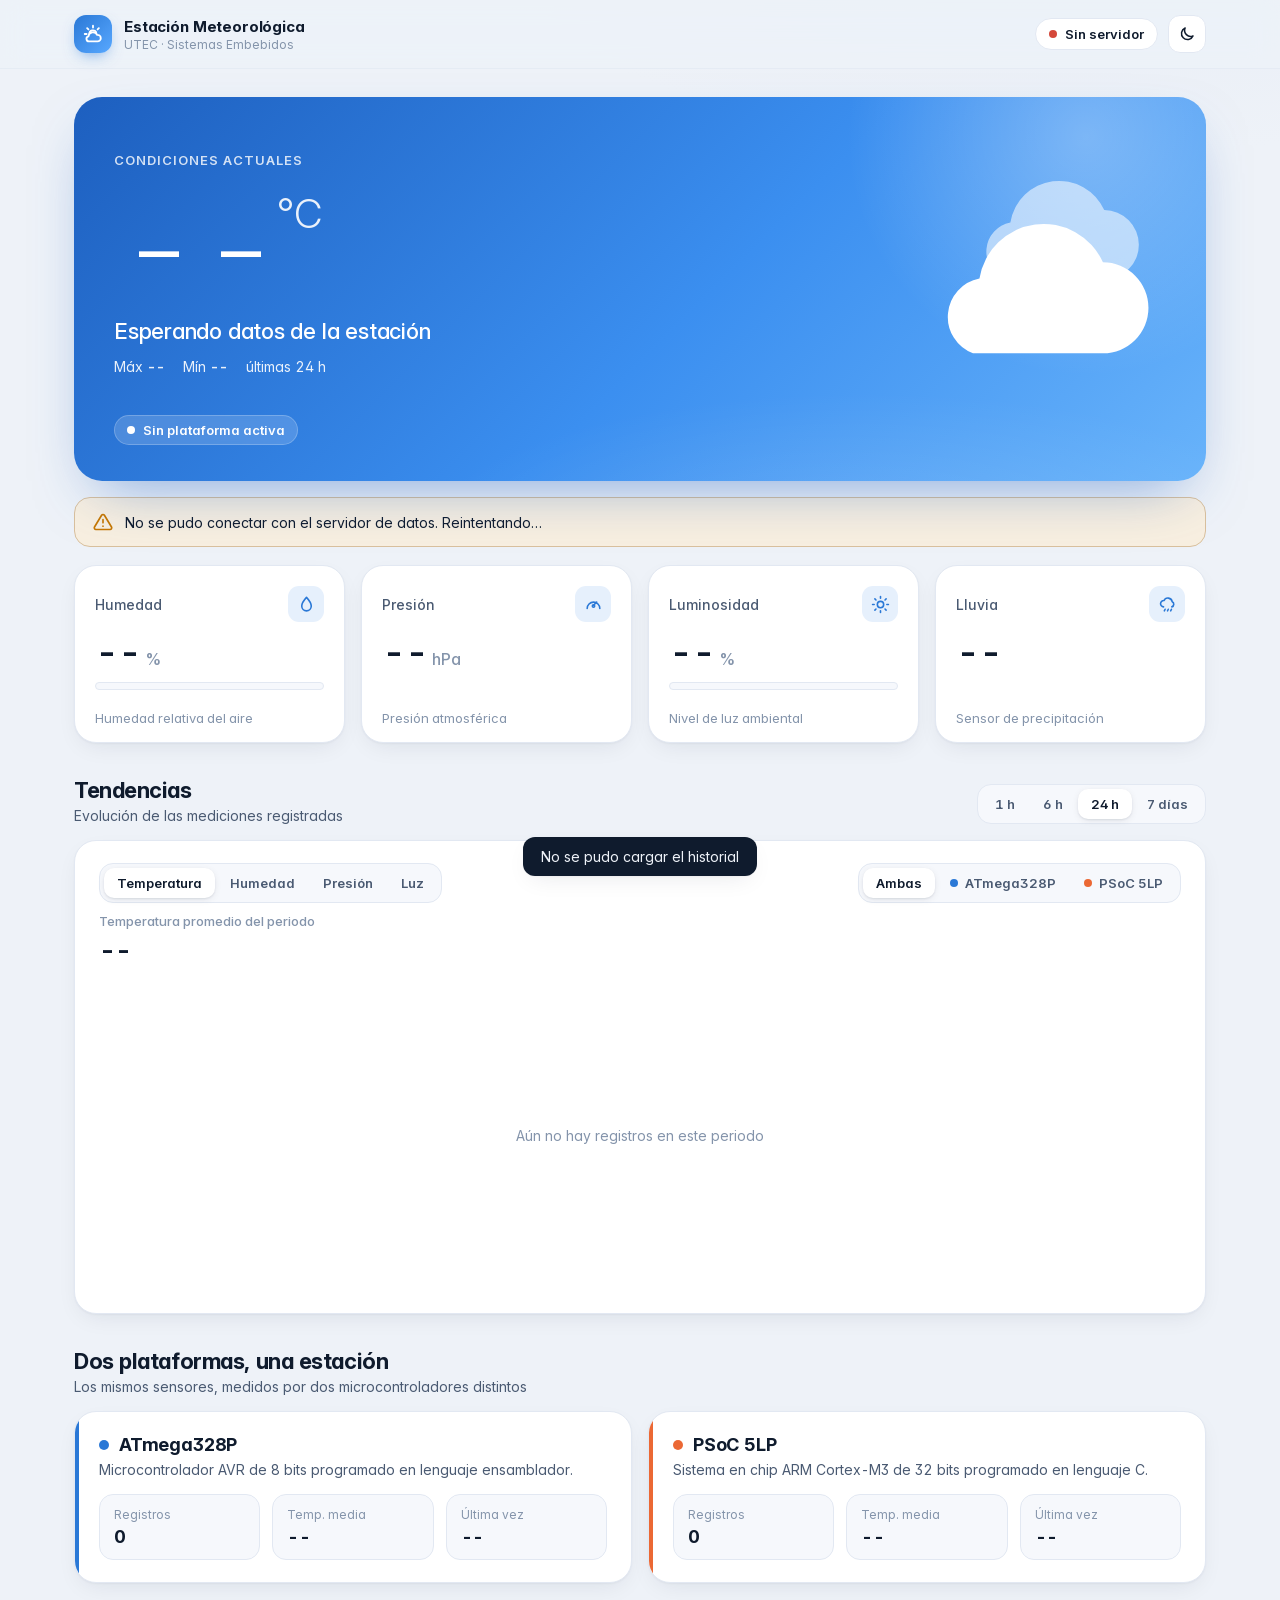
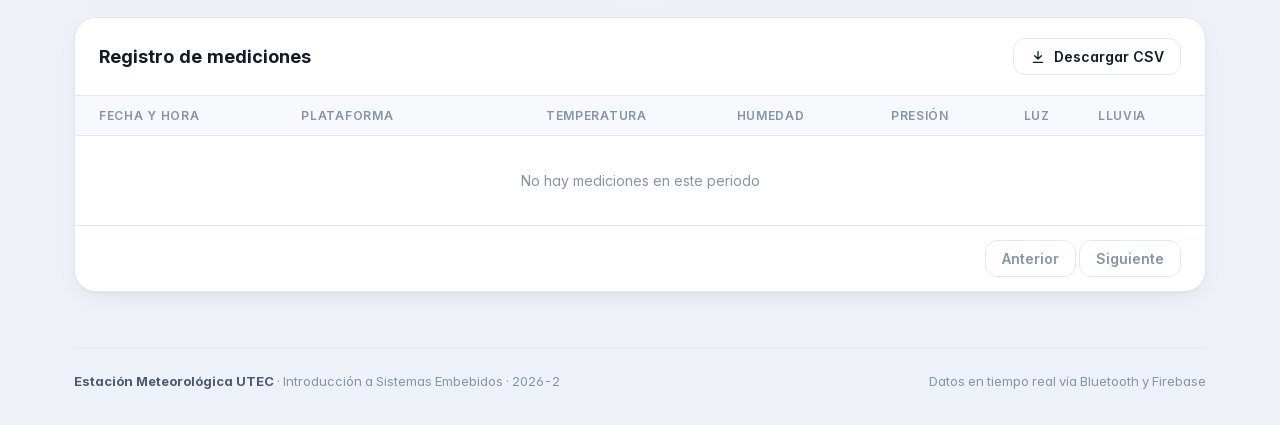
<file: docs/index.html>
<!doctype html>
<html lang="es">
<head>
<meta charset="utf-8">
<meta name="viewport" content="width=device-width,initial-scale=1">
<title>Estación Meteorológica UTEC</title>
<meta name="description" content="Condiciones ambientales en tiempo real medidas por la estación meteorológica inalámbrica del curso de Sistemas Embebidos de UTEC.">
<meta name="theme-color" content="#1d5fbf">
<link rel="icon" href="data:image/svg+xml,%3Csvg xmlns='http://www.w3.org/2000/svg' viewBox='0 0 32 32'%3E%3Crect width='32' height='32' rx='9' fill='%232a78d6'/%3E%3Ccircle cx='16' cy='16' r='6' fill='%23fff'/%3E%3C/svg%3E">
<link rel="stylesheet" href="css/site.css">
<script>try{var t=localStorage.getItem('weather-theme');if(t)document.documentElement.dataset.theme=t}catch(e){}</script>
<script defer src="vendor/chart.umd.js"></script>
<script defer src="config.js"></script>
<script defer src="app.js"></script>
</head>
<body>
<header class="topbar">
  <div class="wrap">
    <a class="brand" href="#">
      <span class="logo"><svg viewBox="0 0 24 24" fill="none" stroke="currentColor" stroke-width="2" stroke-linecap="round"><path d="M12 3v2M5.6 5.6 7 7M3 12h2M17 7l1.4-1.4"/><path d="M8 12a4 4 0 0 1 7.5-1.9"/><path d="M8 20h9a3.5 3.5 0 0 0 0-7h-.5A5 5 0 0 0 7 14.5 2.8 2.8 0 0 0 8 20z"/></svg></span>
      <span><b><span class="full">Estación Meteorológica</span><span class="short">Estación UTEC</span></b><small>UTEC · Sistemas Embebidos</small></span>
    </a>
    <div class="top-actions">
      <span id="live" class="live"><i></i><span id="live-text">Conectando</span></span>
      <button id="theme" class="icon-btn" aria-label="Cambiar tema"></button>
    </div>
  </div>
</header>

<main class="wrap">
  <section id="hero" class="hero" aria-live="polite">
    <div class="hero-grid">
      <div>
        <div class="eyebrow">Condiciones actuales</div>
        <div class="temp"><span id="hero-temp">--</span><sup>°C</sup></div>
        <div id="hero-condition" class="condition">Esperando datos de la estación</div>
        <div class="hero-meta">
          <span>Máx <b id="hero-max">--</b></span>
          <span>Mín <b id="hero-min">--</b></span>
          <span id="hero-range-label">últimas 24 h</span>
        </div>
      </div>
      <div id="hero-art" class="hero-art" aria-hidden="true"></div>
    </div>
    <div class="hero-foot">
      <span class="chip"><i id="hero-dot"></i><span id="hero-platform">Sin plataforma activa</span></span>
      <span id="hero-updated" class="updated"></span>
    </div>
  </section>

  <div id="banner" class="banner" hidden>
    <svg viewBox="0 0 24 24" fill="none" stroke="currentColor" stroke-width="2" stroke-linecap="round"><path d="M12 9v4M12 17h.01"/><path d="M10.3 3.9 1.8 18a2 2 0 0 0 1.7 3h17a2 2 0 0 0 1.7-3L13.7 3.9a2 2 0 0 0-3.4 0z"/></svg>
    <span id="banner-text"></span>
  </div>

  <section class="tiles" aria-label="Variables ambientales">
    <article class="card tile" id="t-hum">
      <div class="tile-top">Humedad<span class="tile-ico" data-i="drop"></span></div>
      <div class="tile-val"><span class="v">--</span><small>%</small></div>
      <div class="meter hum"><i style="width:0"></i></div>
      <div class="tile-sub s">Humedad relativa del aire</div>
    </article>
    <article class="card tile" id="t-pres">
      <div class="tile-top">Presión<span class="tile-ico" data-i="gauge"></span></div>
      <div class="tile-val"><span class="v">--</span><small>hPa</small></div>
      <div class="tile-sub s">Presión atmosférica</div>
    </article>
    <article class="card tile" id="t-light">
      <div class="tile-top">Luminosidad<span class="tile-ico" data-i="sun"></span></div>
      <div class="tile-val"><span class="v">--</span><small>%</small></div>
      <div class="meter"><i style="width:0"></i></div>
      <div class="tile-sub s">Nivel de luz ambiental</div>
    </article>
    <article class="card tile" id="t-rain">
      <div class="tile-top">Lluvia<span class="tile-ico" data-i="rain"></span></div>
      <div class="tile-val"><span class="v">--</span></div>
      <div class="tile-sub s">Sensor de precipitación</div>
    </article>
  </section>

  <section class="section" id="tendencias">
    <div class="section-head">
      <div><h2>Tendencias</h2><p>Evolución de las mediciones registradas</p></div>
      <div class="controls">
        <div class="seg" id="range" role="group" aria-label="Periodo">
          <button data-v="1">1 h</button><button data-v="6">6 h</button><button data-v="24" aria-pressed="true">24 h</button><button data-v="168">7 días</button>
        </div>
      </div>
    </div>
    <div class="card chart-card">
      <div class="chart-top">
        <div class="seg" id="metric" role="tablist" aria-label="Variable">
          <button data-v="temp_aht" aria-pressed="true">Temperatura</button><button data-v="humidity">Humedad</button><button data-v="pressure">Presión</button><button data-v="light_pct">Luz</button>
        </div>
        <div class="seg" id="platform" role="group" aria-label="Plataforma">
          <button data-v="all" aria-pressed="true">Ambas</button><button data-v="atmega328p"><i style="background:var(--avr)"></i>ATmega328P</button><button data-v="psoc5lp"><i style="background:var(--psoc)"></i>PSoC 5LP</button>
        </div>
      </div>
      <div class="chart-title" id="chart-title">Temperatura promedio del periodo</div>
      <div class="chart-big" id="chart-big">--</div>
      <div class="legend" id="legend"></div>
      <div class="chart-box"><canvas id="chart" role="img" aria-label="Gráfica de tendencia"></canvas><div id="chart-empty" class="empty" hidden>Aún no hay registros en este periodo</div></div>
    </div>
  </section>

  <section class="section">
    <div class="section-head"><div><h2>Dos plataformas, una estación</h2><p>Los mismos sensores, medidos por dos microcontroladores distintos</p></div></div>
    <div class="platforms">
      <article class="card plat" style="--c:var(--avr)" id="p-atmega328p">
        <div class="plat-head"><h3><i></i>ATmega328P</h3><span class="badge-live" hidden>Transmitiendo</span></div>
        <p>Microcontrolador AVR de 8 bits programado en lenguaje ensamblador.</p>
        <div class="plat-stats"><div><span>Registros</span><b class="n">--</b></div><div><span>Temp. media</span><b class="t">--</b></div><div><span>Última vez</span><b class="l">--</b></div></div>
      </article>
      <article class="card plat" style="--c:var(--psoc)" id="p-psoc5lp">
        <div class="plat-head"><h3><i></i>PSoC 5LP</h3><span class="badge-live" hidden>Transmitiendo</span></div>
        <p>Sistema en chip ARM Cortex-M3 de 32 bits programado en lenguaje C.</p>
        <div class="plat-stats"><div><span>Registros</span><b class="n">--</b></div><div><span>Temp. media</span><b class="t">--</b></div><div><span>Última vez</span><b class="l">--</b></div></div>
      </article>
    </div>
  </section>

  <section class="section card table-card" id="historial">
    <div class="table-head">
      <h2>Registro de mediciones</h2>
      <button id="export" class="btn"><span data-i="download"></span>Descargar CSV</button>
    </div>
    <div class="table-scroll">
      <table>
        <thead><tr><th>Fecha y hora</th><th>Plataforma</th><th class="num">Temperatura</th><th class="num">Humedad</th><th class="num">Presión</th><th class="num">Luz</th><th>Lluvia</th></tr></thead>
        <tbody id="rows"><tr><td colspan="7" style="text-align:center;color:var(--ink-3)">Cargando registros…</td></tr></tbody>
      </table>
    </div>
    <div class="table-foot"><span id="page-info"></span><span><button id="prev" class="btn">Anterior</button> <button id="next" class="btn">Siguiente</button></span></div>
  </section>

  <footer>
    <span><b>Estación Meteorológica UTEC</b> · Introducción a Sistemas Embebidos · 2026-2</span>
    <span>Datos en tiempo real vía Bluetooth y Firebase</span>
  </footer>
</main>
<div id="toast" class="toast" role="status" hidden></div>
</body>
</html>
</file>
<file: docs/css/site.css>
/* Estación Meteorológica UTEC · vista remota */
@font-face{font-family:Inter;src:url('../assets/Inter.woff2') format('woff2');font-weight:100 900;font-display:swap}

:root{
  color-scheme:light;
  --bg:#eef2f8; --bg-2:#e4eaf4;
  --card:#ffffff; --card-2:#f6f8fc; --border:#e2e8f2;
  --ink:#0f1b2d; --ink-2:#4a5a72; --ink-3:#8494ab;
  --accent:#2a78d6; --accent-soft:#e6f0fc;
  --avr:#2a78d6; --psoc:#eb6834;
  --good:#15925f; --warn:#c77700; --bad:#d4483a;
  --grid:#edf1f7;
  --shadow:0 1px 2px rgba(15,27,45,.04),0 8px 24px -8px rgba(15,27,45,.10);
  --hero-1:#1d5fbf; --hero-2:#3b8ff0; --hero-3:#7cc3ff;
  --radius:22px;
}
@media (prefers-color-scheme:dark){
  :root:not([data-theme="light"]){
    color-scheme:dark;
    --bg:#070d18; --bg-2:#0b1424;
    --card:#0f1a2c; --card-2:#132036; --border:#1d2b44;
    --ink:#eef3fb; --ink-2:#a7b4c9; --ink-3:#6c7c96;
    --accent:#3987e5; --accent-soft:#15294a;
    --avr:#3987e5; --psoc:#d95926;
    --good:#2fbf83; --warn:#e3a21a; --bad:#ef6a5c;
    --grid:#17243a;
    --shadow:0 1px 2px rgba(0,0,0,.3),0 12px 32px -12px rgba(0,0,0,.6);
    --hero-1:#0b2a5c; --hero-2:#14438c; --hero-3:#2b6fc4;
  }
}
:root[data-theme="dark"]{
  color-scheme:dark;
  --bg:#070d18; --bg-2:#0b1424;
  --card:#0f1a2c; --card-2:#132036; --border:#1d2b44;
  --ink:#eef3fb; --ink-2:#a7b4c9; --ink-3:#6c7c96;
  --accent:#3987e5; --accent-soft:#15294a;
  --avr:#3987e5; --psoc:#d95926;
  --good:#2fbf83; --warn:#e3a21a; --bad:#ef6a5c;
  --grid:#17243a;
  --shadow:0 1px 2px rgba(0,0,0,.3),0 12px 32px -12px rgba(0,0,0,.6);
  --hero-1:#0b2a5c; --hero-2:#14438c; --hero-3:#2b6fc4;
}

*{box-sizing:border-box}
[hidden]{display:none!important}
html{scroll-behavior:smooth}
body{margin:0;font-family:Inter,system-ui,-apple-system,Segoe UI,Roboto,sans-serif;color:var(--ink);
  background:radial-gradient(1200px 600px at 85% -10%,var(--bg-2),transparent 60%),var(--bg);
  -webkit-font-smoothing:antialiased;font-feature-settings:"cv11","ss01","tnum";min-height:100vh}
button{font:inherit;color:inherit;cursor:pointer}
.wrap{max-width:1180px;margin:0 auto;padding:0 24px}
svg{display:block}

/* ---- Barra superior ---- */
.topbar{position:sticky;top:0;z-index:20;backdrop-filter:saturate(1.6) blur(14px);-webkit-backdrop-filter:saturate(1.6) blur(14px);
  background:color-mix(in srgb,var(--bg) 78%,transparent);border-bottom:1px solid color-mix(in srgb,var(--border) 70%,transparent)}
.topbar .wrap{display:flex;align-items:center;justify-content:space-between;height:68px;gap:16px}
.brand{display:flex;align-items:center;gap:12px;text-decoration:none;color:inherit}
.logo{width:38px;height:38px;border-radius:12px;display:grid;place-items:center;color:#fff;
  background:linear-gradient(135deg,#2a78d6,#58a8ff);box-shadow:0 6px 16px -6px rgba(42,120,214,.7)}
.logo svg{width:22px;height:22px}
.brand b{display:block;font-size:15px;letter-spacing:-.01em}
.brand .short{display:none}
.brand small{display:block;font-size:12px;color:var(--ink-3);margin-top:1px}
.top-actions{display:flex;align-items:center;gap:10px}
.live{white-space:nowrap;display:inline-flex;align-items:center;gap:8px;padding:7px 13px;border-radius:999px;font-size:13px;font-weight:600;
  background:var(--card);border:1px solid var(--border)}
.live i{width:8px;height:8px;border-radius:50%;background:var(--ink-3);position:relative}
.live.on i{background:var(--good)}
.live.on i::after{content:"";position:absolute;inset:-4px;border-radius:50%;border:2px solid var(--good);opacity:.6;animation:ping 1.8s ease-out infinite}
.live.off i{background:var(--bad)}
@keyframes ping{from{transform:scale(.6);opacity:.7}to{transform:scale(1.8);opacity:0}}
.icon-btn{width:38px;height:38px;border-radius:12px;border:1px solid var(--border);background:var(--card);display:grid;place-items:center}
.icon-btn svg{width:18px;height:18px}

/* ---- Héroe ---- */
.hero{margin-top:28px;border-radius:28px;padding:36px 40px;color:#fff;position:relative;overflow:hidden;
  background:linear-gradient(135deg,var(--hero-1) 0%,var(--hero-2) 55%,var(--hero-3) 120%);box-shadow:0 24px 60px -24px rgba(29,95,191,.55)}
.hero.rain{--hero-1:#2a3a55;--hero-2:#45597a;--hero-3:#7d93b5}
.hero.dim{--hero-1:#1e2a55;--hero-2:#33468a;--hero-3:#6177c4}
.hero::before{content:"";position:absolute;width:520px;height:520px;right:-140px;top:-220px;border-radius:50%;
  background:radial-gradient(circle,rgba(255,255,255,.28),transparent 65%)}
.hero::after{content:"";position:absolute;inset:auto -10% -55% 30%;height:300px;border-radius:50%;
  background:radial-gradient(closest-side,rgba(255,255,255,.12),transparent)}
.hero-grid{position:relative;z-index:1;display:grid;grid-template-columns:1.2fr 1fr;gap:24px;align-items:center}
.eyebrow{font-size:13px;font-weight:600;letter-spacing:.08em;text-transform:uppercase;opacity:.8}
.temp{display:flex;align-items:flex-start;line-height:.9;margin:14px 0 10px}
.temp span{font-size:clamp(84px,13vw,140px);font-weight:200;letter-spacing:-.06em}
.temp sup{font-size:clamp(28px,4vw,40px);font-weight:300;margin-top:14px;opacity:.9}
.condition{font-size:22px;font-weight:500;letter-spacing:-.01em}
.hero-meta{display:flex;flex-wrap:wrap;gap:8px 18px;margin-top:14px;font-size:14px;opacity:.9}
.hero-meta b{font-weight:600}
.chip{display:inline-flex;align-items:center;gap:8px;padding:6px 12px;border-radius:999px;font-size:13px;font-weight:600;
  background:rgba(255,255,255,.16);border:1px solid rgba(255,255,255,.22);backdrop-filter:blur(6px)}
.chip i{width:8px;height:8px;border-radius:50%;background:#fff}
.hero-art{justify-self:end;width:min(260px,100%);aspect-ratio:1}
.hero-art svg{width:100%;height:100%;overflow:visible}
.hero-foot{position:relative;z-index:1;display:flex;flex-wrap:wrap;gap:10px;margin-top:22px;align-items:center}
.hero-foot .updated{font-size:13px;opacity:.85;margin-left:auto}
@keyframes spin{to{transform:rotate(360deg)}}
@keyframes float{50%{transform:translateY(-8px)}}
@keyframes drop{0%{transform:translateY(-6px);opacity:0}30%{opacity:1}100%{transform:translateY(26px);opacity:0}}
.sun-rays{transform-origin:100px 100px;animation:spin 40s linear infinite}
.cloud-float{animation:float 6s ease-in-out infinite}
.raindrop{animation:drop 1.3s linear infinite}

/* ---- Banner sin conexión ---- */
.banner{margin-top:16px;padding:14px 18px;border-radius:16px;display:flex;gap:12px;align-items:center;font-size:14px;
  background:color-mix(in srgb,var(--warn) 12%,var(--card));border:1px solid color-mix(in srgb,var(--warn) 35%,var(--border));color:var(--ink)}
.banner svg{width:20px;height:20px;color:var(--warn);flex:none}

/* ---- Tarjetas ---- */
.section{margin-top:34px}
.section-head{display:flex;align-items:flex-end;justify-content:space-between;gap:16px;margin-bottom:16px;flex-wrap:wrap}
.section-head h2{margin:0;font-size:22px;letter-spacing:-.02em}
.section-head p{margin:4px 0 0;color:var(--ink-2);font-size:14px}
.card{background:var(--card);border:1px solid var(--border);border-radius:var(--radius);box-shadow:var(--shadow)}
.tiles{display:grid;grid-template-columns:repeat(4,1fr);gap:16px;margin-top:18px}
.tile{padding:20px 20px 16px;display:flex;flex-direction:column;gap:12px;min-height:178px;transition:transform .2s ease,box-shadow .2s}
.tile:hover{transform:translateY(-2px)}
.tile-top{display:flex;align-items:center;justify-content:space-between;color:var(--ink-2);font-size:14px;font-weight:500}
.tile-ico{width:36px;height:36px;border-radius:11px;display:grid;place-items:center;background:var(--accent-soft);color:var(--accent)}
.tile-ico svg{width:19px;height:19px}
.tile-val{font-size:36px;font-weight:600;letter-spacing:-.03em;line-height:1}
.tile-val small{font-size:16px;font-weight:500;color:var(--ink-3);margin-left:4px;letter-spacing:0}
.tile-sub{font-size:13px;color:var(--ink-3);margin-top:auto;display:flex;align-items:center;gap:6px}
.meter{height:8px;border-radius:99px;background:var(--card-2);border:1px solid var(--border);overflow:hidden}
.meter i{display:block;height:100%;border-radius:99px;background:linear-gradient(90deg,#f6c445,#f59e0b);transition:width .6s ease}
.meter.hum i{background:linear-gradient(90deg,#7cc3ff,#2a78d6)}
.trend-up{color:var(--good)} .trend-down{color:var(--bad)}
.rain-badge{display:inline-flex;align-items:center;gap:6px;font-size:13px;font-weight:600;padding:4px 10px;border-radius:999px;
  background:color-mix(in srgb,var(--good) 14%,transparent);color:var(--good)}
.rain-badge.lvl1{background:color-mix(in srgb,var(--warn) 16%,transparent);color:var(--warn)}
.rain-badge.lvl2{background:color-mix(in srgb,var(--bad) 16%,transparent);color:var(--bad)}
.tile.offline .tile-val{opacity:.45}

/* ---- Controles ---- */
.seg{display:inline-flex;padding:4px;gap:2px;border-radius:14px;background:var(--card-2);border:1px solid var(--border)}
.seg button{border:0;background:transparent;padding:7px 13px;border-radius:10px;font-size:13px;font-weight:600;color:var(--ink-2);display:inline-flex;align-items:center;gap:7px;white-space:nowrap}
.seg button[aria-pressed="true"]{background:var(--card);color:var(--ink);box-shadow:0 1px 2px rgba(15,27,45,.08),0 2px 8px -2px rgba(15,27,45,.12)}
.seg button i{width:8px;height:8px;border-radius:50%}
.controls{display:flex;gap:10px;flex-wrap:wrap}

/* ---- Gráfica ---- */
.chart-card{padding:22px 24px 18px}
.chart-top{display:flex;justify-content:space-between;align-items:flex-start;gap:16px;flex-wrap:wrap;margin-bottom:10px}
.chart-title{font-size:13px;color:var(--ink-3);font-weight:500}
.chart-big{font-size:28px;font-weight:600;letter-spacing:-.02em;margin-top:4px}
.chart-big small{font-size:14px;color:var(--ink-3);font-weight:500;margin-left:6px}
.legend{display:flex;gap:16px;font-size:13px;color:var(--ink-2);margin-top:8px}
.legend span{display:inline-flex;align-items:center;gap:7px}
.legend i{width:12px;height:3px;border-radius:2px}
.chart-box{position:relative;height:320px}
.empty{position:absolute;inset:0;display:grid;place-items:center;text-align:center;color:var(--ink-3);font-size:14px}

/* ---- Plataformas ---- */
.platforms{display:grid;grid-template-columns:1fr 1fr;gap:16px}
.plat{padding:22px 24px;position:relative;overflow:hidden}
.plat::before{content:"";position:absolute;left:0;top:0;bottom:0;width:4px;background:var(--c)}
.plat-head{display:flex;align-items:center;justify-content:space-between;gap:12px}
.plat h3{margin:0;font-size:18px;letter-spacing:-.01em;display:flex;align-items:center;gap:10px}
.plat h3 i{width:10px;height:10px;border-radius:50%;background:var(--c)}
.plat p{margin:6px 0 16px;color:var(--ink-2);font-size:14px}
.badge-live{font-size:12px;font-weight:700;padding:4px 10px;border-radius:999px;background:color-mix(in srgb,var(--good) 15%,transparent);color:var(--good)}
.plat-stats{display:grid;grid-template-columns:repeat(3,1fr);gap:12px}
.plat-stats div{background:var(--card-2);border:1px solid var(--border);border-radius:14px;padding:12px 14px}
.plat-stats span{display:block;font-size:12px;color:var(--ink-3)}
.plat-stats b{display:block;font-size:18px;margin-top:4px;letter-spacing:-.01em}

/* ---- Historial ---- */
.table-card{overflow:hidden}
.table-head{display:flex;justify-content:space-between;align-items:center;gap:12px;padding:20px 24px;border-bottom:1px solid var(--border);flex-wrap:wrap}
.table-head h2{margin:0;font-size:18px}
.btn{display:inline-flex;align-items:center;gap:8px;padding:9px 16px;border-radius:12px;font-size:14px;font-weight:600;
  border:1px solid var(--border);background:var(--card)}
.btn.primary{background:var(--accent);border-color:var(--accent);color:#fff}
.btn svg{width:16px;height:16px}
.table-scroll{overflow-x:auto}
table{width:100%;border-collapse:collapse;font-size:14px}
th{font-size:12px;text-transform:uppercase;letter-spacing:.06em;color:var(--ink-3);font-weight:600;text-align:left;padding:12px 24px;background:var(--card-2);white-space:nowrap}
td{padding:14px 24px;border-top:1px solid var(--border);white-space:nowrap}
td.num,th.num{text-align:right}
td small{display:block;color:var(--ink-3);font-size:12px;margin-top:2px}
.pdot{display:inline-flex;align-items:center;gap:8px;font-weight:500}
.pdot i{width:8px;height:8px;border-radius:50%}
.table-foot{display:flex;justify-content:space-between;align-items:center;padding:14px 24px;border-top:1px solid var(--border);color:var(--ink-3);font-size:13px;gap:12px}

footer{margin:56px 0 36px;padding-top:24px;border-top:1px solid var(--border);display:flex;justify-content:space-between;gap:16px;flex-wrap:wrap;color:var(--ink-3);font-size:13px}
footer b{color:var(--ink-2)}

.toast{position:fixed;left:50%;bottom:24px;transform:translateX(-50%);background:var(--ink);color:var(--bg);padding:11px 18px;border-radius:12px;font-size:14px;box-shadow:var(--shadow);z-index:50}
.setup{margin-top:28px;padding:28px}
.setup code{background:var(--card-2);padding:2px 6px;border-radius:6px}

@media (max-width:980px){
  .tiles{grid-template-columns:repeat(2,1fr)}
  .platforms{grid-template-columns:1fr}
}
@media (max-width:640px){
  .wrap{padding:0 16px}
  .brand small{display:none}
  .hero{padding:26px 22px;border-radius:24px;margin-top:18px}
  .hero-grid{grid-template-columns:1fr}
  .hero-art{position:absolute;right:-18px;top:-10px;width:150px;opacity:.95}
  .condition{font-size:19px;max-width:70%}
  .hero-foot .updated{margin-left:0;width:100%}
  .tiles{gap:12px}
  .tile{padding:16px;min-height:150px}
  .tile-val{font-size:28px}
  .chart-card{padding:18px 16px 14px}
  .chart-box{height:260px}
  .seg{display:flex;width:100%}
  .seg button{flex:1;justify-content:center;padding:8px 4px;font-size:12.5px}
  .controls,.controls .seg,.chart-top{width:100%}
  .chart-top{gap:10px}
  .brand b{font-size:14px;white-space:nowrap}
  .logo{width:34px;height:34px}
  .live{padding:6px 10px;font-size:12px;white-space:nowrap}
  .brand .full{display:none}.brand .short{display:inline}
  .topbar .wrap{gap:8px}
  thead{display:none}
  tbody tr{display:grid;grid-template-columns:1fr auto auto;grid-template-areas:"f t h" "p r r";gap:4px 14px;padding:14px 16px;border-top:1px solid var(--border);align-items:center}
  tbody td{padding:0;border:0}
  tbody td:nth-child(1){grid-area:f;font-weight:600} tbody td:nth-child(1) small{display:inline;margin-left:6px;font-weight:400}
  tbody td:nth-child(2){grid-area:p;font-size:13px;color:var(--ink-2)}
  tbody td:nth-child(3){grid-area:t;font-weight:600} tbody td:nth-child(4){grid-area:h;color:var(--ink-2)}
  tbody td:nth-child(5),tbody td:nth-child(6){display:none}
  tbody td:nth-child(7){grid-area:r;justify-self:end}
  tbody td[colspan]{grid-column:1/-1}
  .table-foot{flex-direction:column;align-items:stretch;text-align:center}
  .table-foot>span:last-child{display:flex;gap:8px}
  .table-foot .btn{flex:1;justify-content:center}
  .plat-stats{grid-template-columns:repeat(3,1fr);gap:8px}
  .plat-stats b{font-size:15px}
  th,td{padding:12px 14px}
  .table-head,.table-foot{padding:16px}
  .live span.long{display:none}
}
@media (prefers-reduced-motion:reduce){*,*::before,*::after{animation:none!important;transition:none!important}}
</file>
